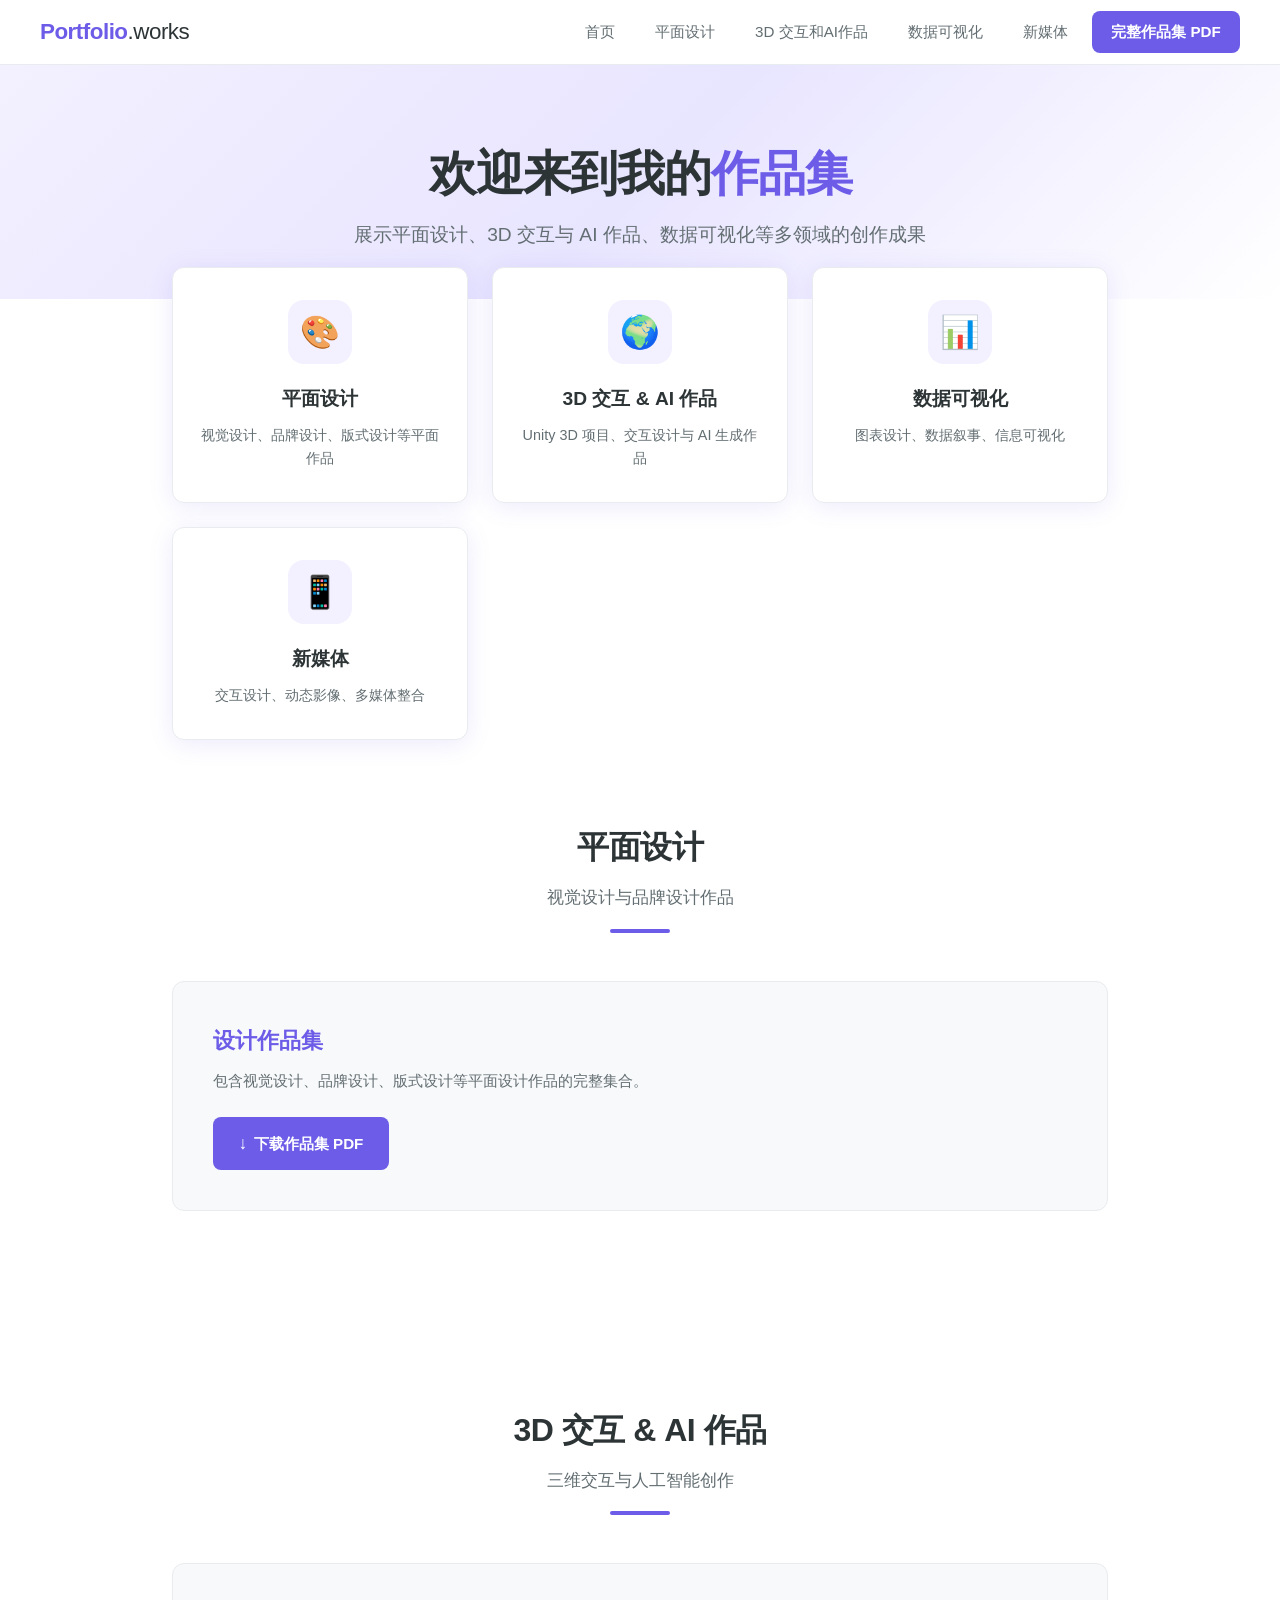
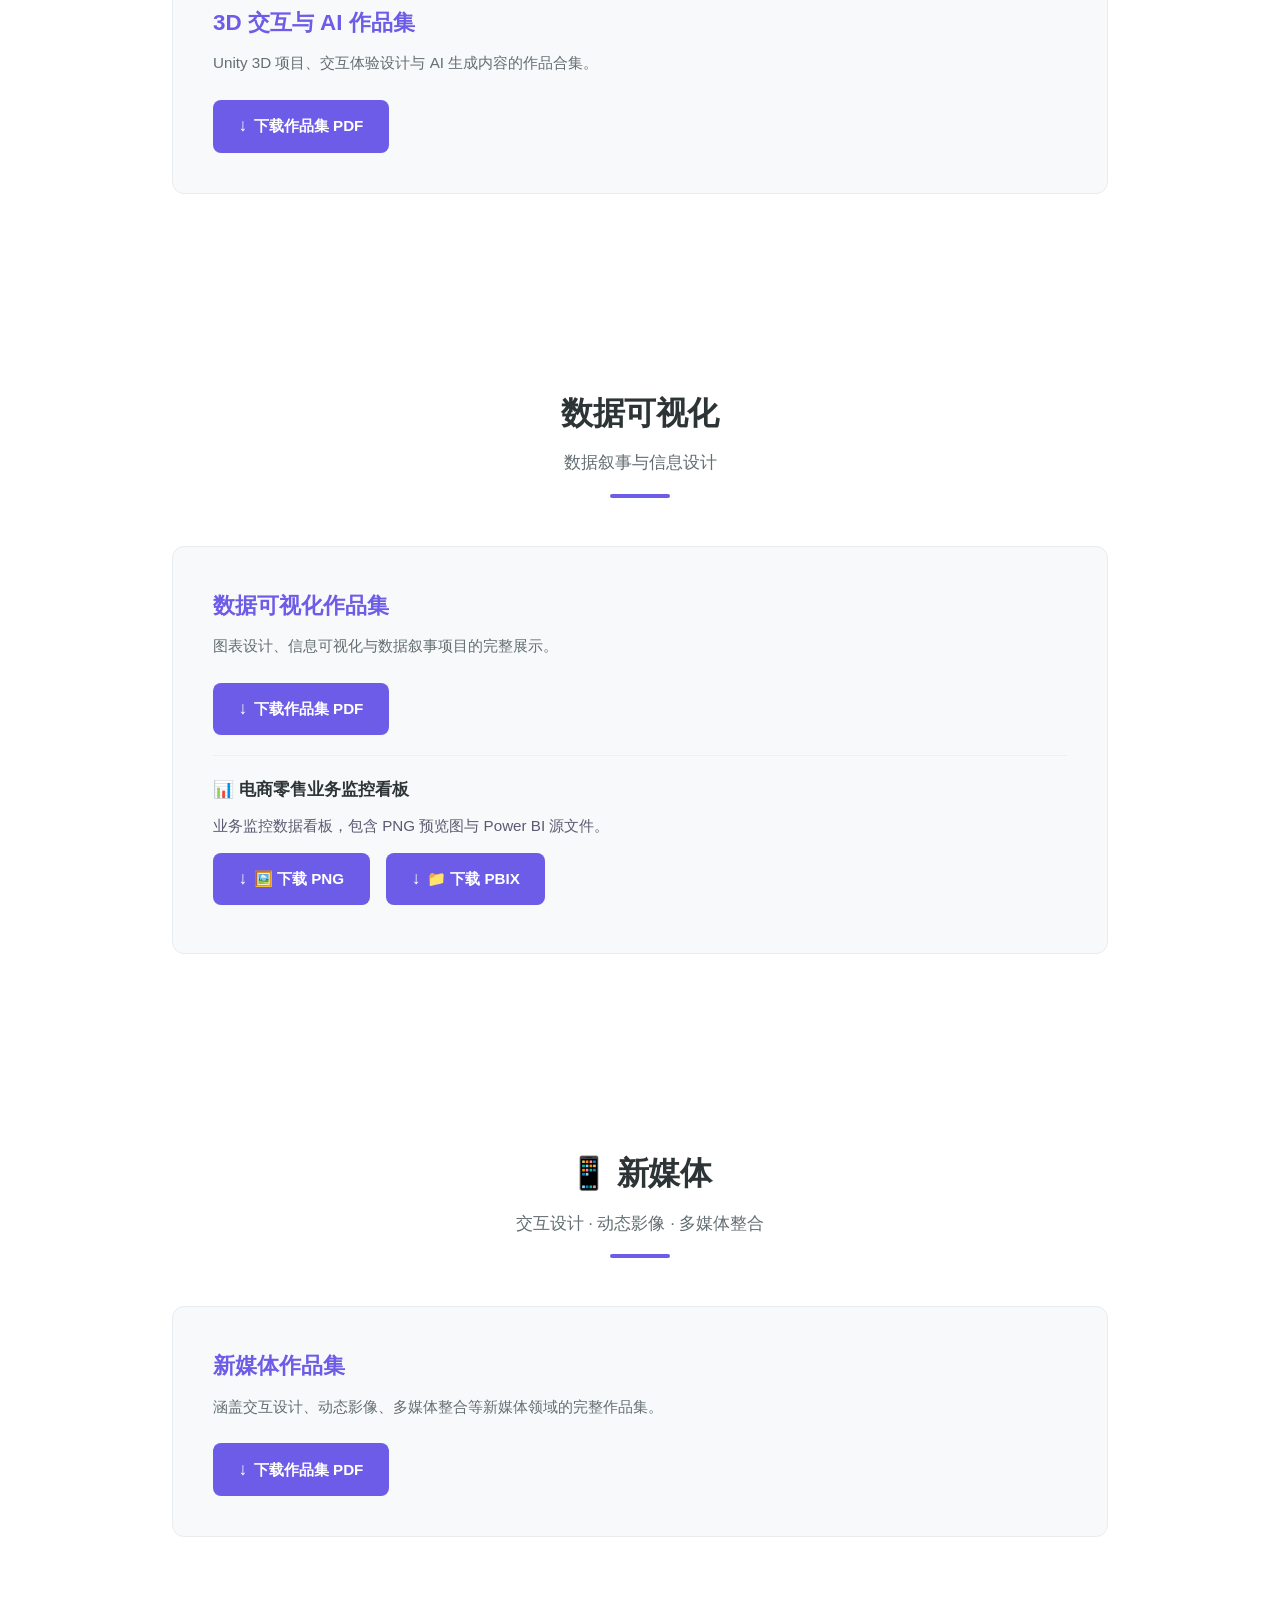
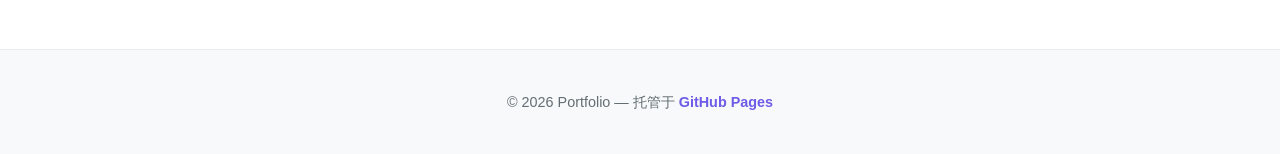
<file: index.html>
<!DOCTYPE html>
<html lang="zh-CN">
<head>
  <meta charset="UTF-8">
  <meta name="viewport" content="width=device-width, initial-scale=1.0">
  <title>个人作品集</title>
  <link rel="stylesheet" href="css/style.css">
</head>
<body>
  <!-- Navigation -->
  <nav class="navbar">
    <div class="navbar-inner">
      <a href="index.html" class="nav-brand">Portfolio<span>.works</span></a>
      <button class="nav-toggle" id="navToggle" aria-label="Toggle navigation">
        <span></span>
        <span></span>
        <span></span>
      </button>
      <ul class="nav-links" id="navLinks">
        <li><a href="index.html" class="active">首页</a></li>
        <li><a href="#design">平面设计</a></li>
        <li><a href="#3d-ai">3D 交互和AI作品</a></li>
        <li><a href="#dataviz">数据可视化</a></li>
        <!-- ===== 新增：新媒体导航入口 ===== -->
        <li><a href="#newmedia">新媒体</a></li>
        <!-- ===== 新增结束 ===== -->
        <li><a href="pdf-view.html" class="nav-pdf-link">完整作品集 PDF</a></li>
      </ul>
    </div>
  </nav>

  <!-- Hero -->
  <header class="hero">
    <h1>欢迎来到我的<span class="highlight">作品集</span></h1>
    <p>展示平面设计、3D 交互与 AI 作品、数据可视化等多领域的创作成果</p>
  </header>

  <!-- Category Cards -->
  <div class="card-grid">
    <div class="card" onclick="document.getElementById('design').scrollIntoView({behavior:'smooth'})">
      <div class="card-icon">&#x1F3A8;</div>
      <h3>平面设计</h3>
      <p>视觉设计、品牌设计、版式设计等平面作品</p>
    </div>
    <div class="card" onclick="document.getElementById('3d-ai').scrollIntoView({behavior:'smooth'})">
      <div class="card-icon">&#x1F30D;</div>
      <h3>3D 交互 &amp; AI 作品</h3>
      <p>Unity 3D 项目、交互设计与 AI 生成作品</p>
    </div>
    <div class="card" onclick="document.getElementById('dataviz').scrollIntoView({behavior:'smooth'})">
      <div class="card-icon">&#x1F4CA;</div>
      <h3>数据可视化</h3>
      <p>图表设计、数据叙事、信息可视化</p>
    </div>
    <!-- ===== 新增：新媒体卡片 ===== -->
    <div class="card" onclick="document.getElementById('newmedia').scrollIntoView({behavior:'smooth'})">
      <div class="card-icon">&#x1F4F1;</div>
      <h3>新媒体</h3>
      <p>交互设计、动态影像、多媒体整合</p>
    </div>
    <!-- ===== 新增结束 ===== -->
  </div>

  <!-- Design Section -->
  <section class="section" id="design">
    <div class="section-header">
      <h2>平面设计</h2>
      <p>视觉设计与品牌设计作品</p>
      <div class="section-divider"></div>
    </div>
    <div class="category-block">
      <h3>设计作品集</h3>
      <p class="category-desc">包含视觉设计、品牌设计、版式设计等平面设计作品的完整集合。</p>
      <a href="assets/设计.pdf" download class="btn btn-primary btn-download">下载作品集 PDF</a>
    </div>
  </section>

  <!-- 3D & AI Section -->
  <section class="section" id="3d-ai">
    <div class="section-header">
      <h2>3D 交互 &amp; AI 作品</h2>
      <p>三维交互与人工智能创作</p>
      <div class="section-divider"></div>
    </div>
    <div class="category-block">
      <h3>3D 交互与 AI 作品集</h3>
      <p class="category-desc">Unity 3D 项目、交互体验设计与 AI 生成内容的作品合集。</p>
      <a href="assets/ai_unity.pdf" download class="btn btn-primary btn-download">下载作品集 PDF</a>
    </div>
  </section>

  <!-- Data Visualization Section -->
  <section class="section" id="dataviz">
    <div class="section-header">
      <h2>数据可视化</h2>
      <p>数据叙事与信息设计</p>
      <div class="section-divider"></div>
    </div>
    <div class="category-block">
      <h3>数据可视化作品集</h3>
      <p class="category-desc">图表设计、信息可视化与数据叙事项目的完整展示。</p>
      <a href="assets/可视化.pdf" download class="btn btn-primary btn-download">下载作品集 PDF</a>

      <!-- ===== 新增：电商零售业务监控看板 ===== -->
      <div style="margin-top: 20px; padding-top: 20px; border-top: 1px solid #eef0f5;">
        <h4 style="margin-bottom: 8px; font-size: 1.05rem;">📊 电商零售业务监控看板</h4>
        <p style="color: #5a5a72; font-size: 0.95rem; margin-bottom: 14px;">
          业务监控数据看板，包含 PNG 预览图与 Power BI 源文件。
        </p>
        <a href="assets/看板.png" download class="btn btn-primary btn-download" style="margin-right: 12px; margin-bottom: 8px;">
          🖼️ 下载 PNG
        </a>
        <a href="assets/可视化看板.pbix" download class="btn btn-primary btn-download" style="margin-bottom: 8px;">
          📁 下载 PBIX
        </a>
      </div>
      <!-- ===== 新增结束 ===== -->

    </div>
  </section>

  <!-- ===== 新增：新媒体 Section ===== -->
  <section class="section" id="newmedia">
    <div class="section-header">
      <h2>📱 新媒体</h2>
      <p>交互设计 · 动态影像 · 多媒体整合</p>
      <div class="section-divider"></div>
    </div>
    <div class="category-block">
      <h3>新媒体作品集</h3>
      <p class="category-desc">涵盖交互设计、动态影像、多媒体整合等新媒体领域的完整作品集。</p>
      <a href="assets/新媒体.pdf" download class="btn btn-primary btn-download">下载作品集 PDF</a>
    </div>
  </section>
  <!-- ===== 新增结束 ===== -->

  <!-- Footer -->
  <footer class="footer">
    <p>&copy; 2026 Portfolio — 托管于 <a href="https://pages.github.com" target="_blank" rel="noopener">GitHub Pages</a></p>
  </footer>

  <script>
    // Mobile nav toggle
    document.getElementById('navToggle').addEventListener('click', function() {
      document.getElementById('navLinks').classList.toggle('open');
    });

    // Close mobile nav on link click
    document.querySelectorAll('#navLinks a').forEach(function(link) {
      link.addEventListener('click', function() {
        document.getElementById('navLinks').classList.remove('open');
      });
    });

    // Highlight current nav item on scroll
    var sections = document.querySelectorAll('.section[id]');
    var navLinks = document.querySelectorAll('.nav-links a:not(.nav-pdf-link)');
    window.addEventListener('scroll', function() {
      var current = '';
      sections.forEach(function(section) {
        var top = section.offsetTop - 100;
        if (window.scrollY >= top) {
          current = section.getAttribute('id');
        }
      });
      navLinks.forEach(function(link) {
        link.classList.remove('active');
        if (link.getAttribute('href') === '#' + current) {
          link.classList.add('active');
        }
      });
    });
  </script>
</body>
</html>
</file>
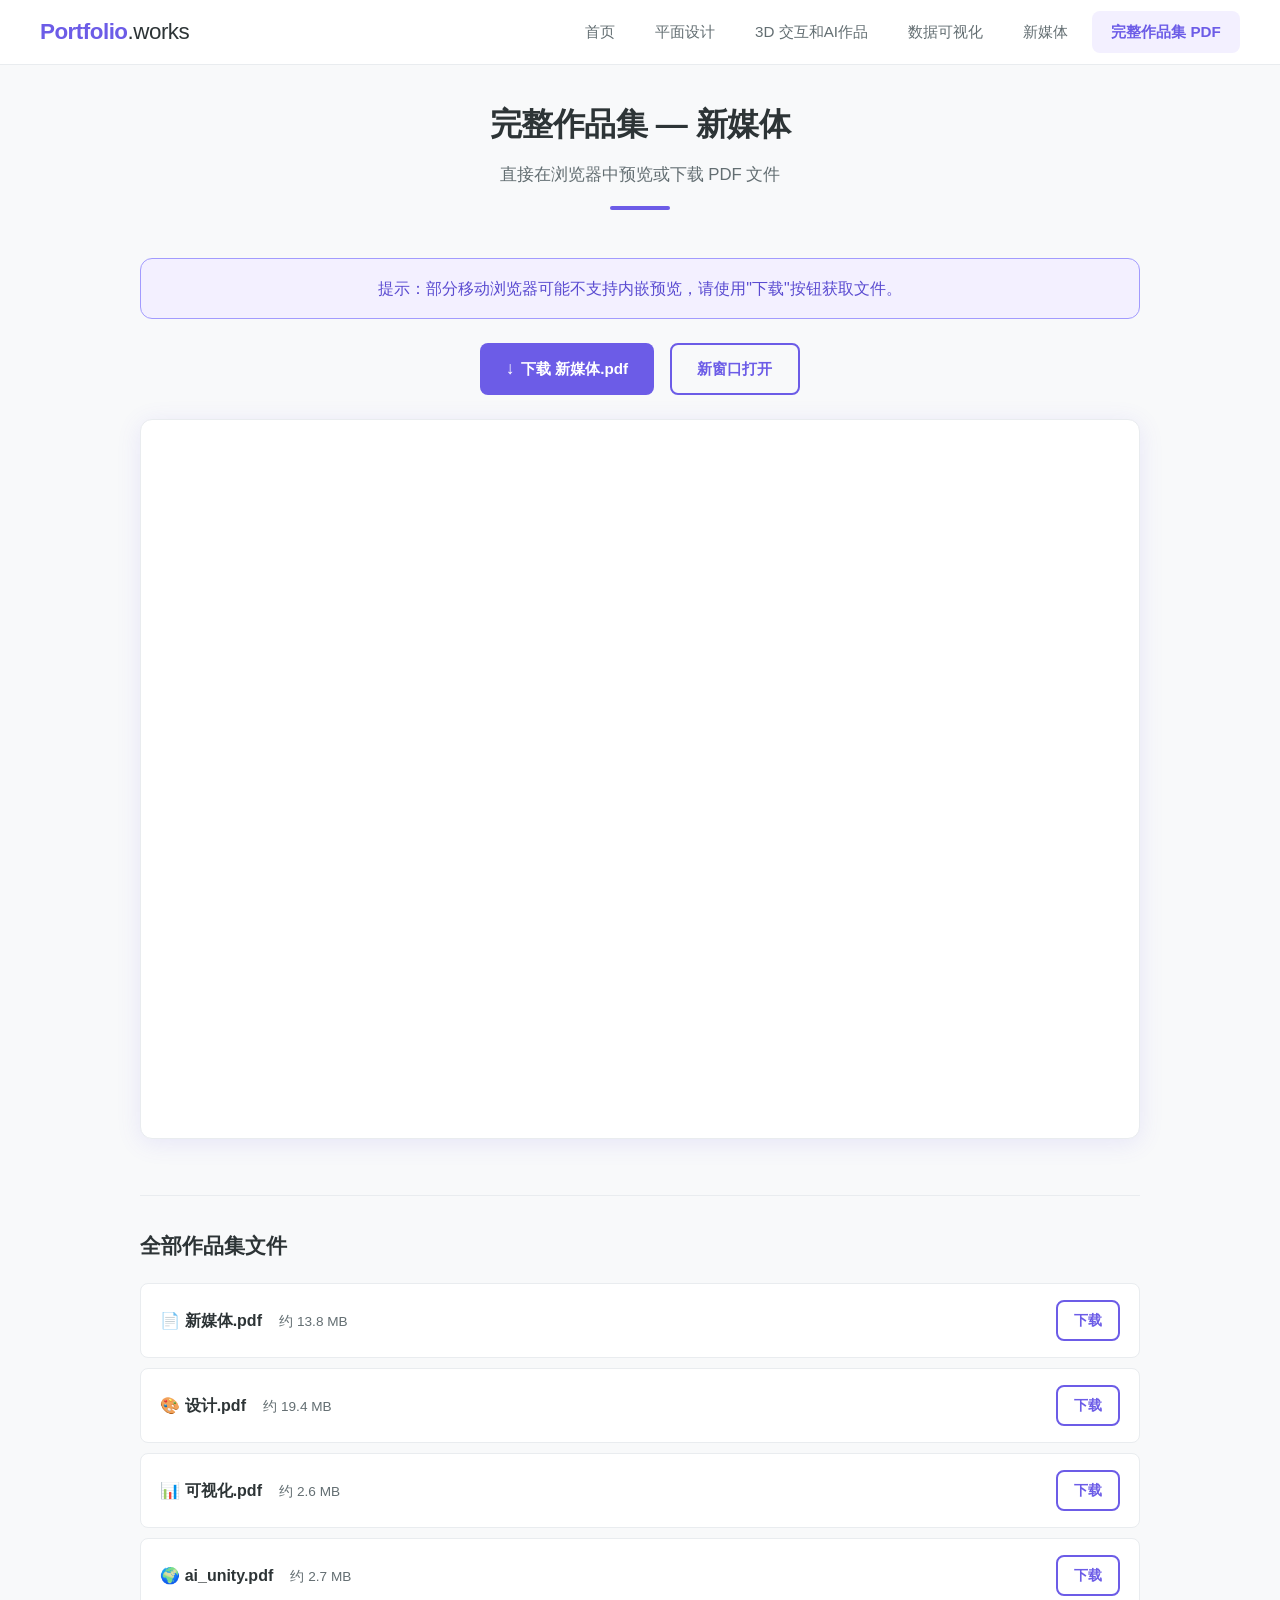
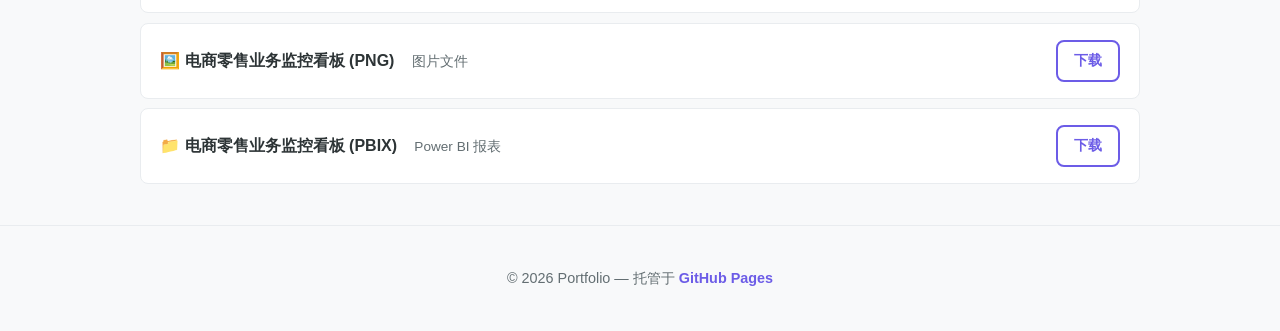
<file: pdf-view.html>
<!DOCTYPE html>
<html lang="zh-CN">
<head>
  <meta charset="UTF-8">
  <meta name="viewport" content="width=device-width, initial-scale=1.0">
  <title>完整作品集 PDF — 个人作品集</title>
  <link rel="stylesheet" href="css/style.css">
</head>
<body>
  <!-- Navigation -->
  <nav class="navbar">
    <div class="navbar-inner">
      <a href="index.html" class="nav-brand">Portfolio<span>.works</span></a>
      <button class="nav-toggle" id="navToggle" aria-label="Toggle navigation">
        <span></span>
        <span></span>
        <span></span>
      </button>
      <ul class="nav-links" id="navLinks">
        <li><a href="index.html">首页</a></li>
        <li><a href="index.html#design">平面设计</a></li>
        <li><a href="index.html#3d-ai">3D 交互和AI作品</a></li>
        <li><a href="index.html#dataviz">数据可视化</a></li>
        <li><a href="index.html#newmedia">新媒体</a></li>
        <li><a href="pdf-view.html" class="nav-pdf-link active">完整作品集 PDF</a></li>
      </ul>
    </div>
  </nav>

  <!-- PDF Viewer -->
  <main class="pdf-view-page">
    <div class="pdf-container">
      <div class="pdf-container-inner">
        <div class="section-header">
          <h2>完整作品集 — 新媒体</h2>
          <p>直接在浏览器中预览或下载 PDF 文件</p>
          <div class="section-divider"></div>
        </div>

        <div class="status-banner">
          提示：部分移动浏览器可能不支持内嵌预览，请使用"下载"按钮获取文件。
        </div>

        <div class="pdf-actions">
          <a href="assets/新媒体.pdf" download class="btn btn-primary btn-download">下载 新媒体.pdf</a>
          <a href="assets/新媒体.pdf" target="_blank" class="btn btn-outline">新窗口打开</a>
        </div>

        <!-- PDF iframe -->
        <iframe
          src="assets/新媒体.pdf#toolbar=1&navpanes=1"
          class="pdf-viewer"
          title="新媒体作品集 PDF 预览"
        ></iframe>

        <!-- All PDFs -->
        <div class="pdf-all-list">
          <h3>全部作品集文件</h3>

          <div class="pdf-file-item">
            <div>
              <span class="file-name">📄 新媒体.pdf</span>
              <span class="file-size">约 13.8 MB</span>
            </div>
            <a href="assets/新媒体.pdf" download class="btn btn-outline">下载</a>
          </div>

          <div class="pdf-file-item">
            <div>
              <span class="file-name">🎨 设计.pdf</span>
              <span class="file-size">约 19.4 MB</span>
            </div>
            <a href="assets/设计.pdf" download class="btn btn-outline">下载</a>
          </div>

          <div class="pdf-file-item">
            <div>
              <span class="file-name">📊 可视化.pdf</span>
              <span class="file-size">约 2.6 MB</span>
            </div>
            <a href="assets/可视化.pdf" download class="btn btn-outline">下载</a>
          </div>

          <div class="pdf-file-item">
            <div>
              <span class="file-name">🌍 ai_unity.pdf</span>
              <span class="file-size">约 2.7 MB</span>
            </div>
            <a href="assets/ai_unity.pdf" download class="btn btn-outline">下载</a>
          </div>

          <!-- ===== 以下为本次新增 ===== -->
          <div class="pdf-file-item">
            <div>
              <span class="file-name">🖼️ 电商零售业务监控看板 (PNG)</span>
              <span class="file-size">图片文件</span>
            </div>
            <a href="assets/看板.png" download class="btn btn-outline">下载</a>
          </div>

          <div class="pdf-file-item">
            <div>
              <span class="file-name">📁 电商零售业务监控看板 (PBIX)</span>
              <span class="file-size">Power BI 报表</span>
            </div>
            <a href="assets/可视化看板.pbix" download class="btn btn-outline">下载</a>
          </div>
          <!-- ===== 新增结束 ===== -->

        </div>
      </div>
    </div>
  </main>

  <!-- Footer -->
  <footer class="footer">
    <p>&copy; 2026 Portfolio — 托管于 <a href="https://pages.github.com" target="_blank" rel="noopener">GitHub Pages</a></p>
  </footer>

  <script>
    // Mobile nav toggle
    document.getElementById('navToggle').addEventListener('click', function() {
      document.getElementById('navLinks').classList.toggle('open');
    });

    // Close mobile nav on link click
    document.querySelectorAll('#navLinks a').forEach(function(link) {
      link.addEventListener('click', function() {
        document.getElementById('navLinks').classList.remove('open');
      });
    });
  </script>
</body>
</html>
</file>
<file: css/style.css>
/* ===== Reset & Base ===== */
*, *::before, *::after {
  margin: 0;
  padding: 0;
  box-sizing: border-box;
}

:root {
  --primary: #6c5ce7;
  --primary-light: #a29bfe;
  --primary-dark: #5a4bd1;
  --primary-bg: #f3f0ff;
  --text: #2d3436;
  --text-light: #636e72;
  --bg: #ffffff;
  --bg-alt: #f8f9fa;
  --border: #e9ecef;
  --shadow: 0 4px 24px rgba(108, 92, 231, 0.12);
  --shadow-hover: 0 8px 32px rgba(108, 92, 231, 0.22);
  --radius: 12px;
  --radius-sm: 8px;
  --transition: 0.3s cubic-bezier(0.4, 0, 0.2, 1);
}

html {
  scroll-behavior: smooth;
  font-size: 16px;
}

body {
  font-family: -apple-system, BlinkMacSystemFont, "Segoe UI", "PingFang SC", "Hiragino Sans GB", "Microsoft YaHei", "Helvetica Neue", Arial, sans-serif;
  color: var(--text);
  background: var(--bg);
  line-height: 1.7;
  -webkit-font-smoothing: antialiased;
}

a {
  color: var(--primary);
  text-decoration: none;
  transition: var(--transition);
}

a:hover {
  color: var(--primary-dark);
}

img {
  max-width: 100%;
  display: block;
}

/* ===== Navigation ===== */
.navbar {
  position: sticky;
  top: 0;
  z-index: 1000;
  background: rgba(255, 255, 255, 0.92);
  backdrop-filter: blur(20px);
  -webkit-backdrop-filter: blur(20px);
  border-bottom: 1px solid var(--border);
  padding: 0 2rem;
}

.navbar-inner {
  max-width: 1200px;
  margin: 0 auto;
  display: flex;
  align-items: center;
  justify-content: space-between;
  height: 64px;
}

.nav-brand {
  font-size: 1.4rem;
  font-weight: 700;
  color: var(--primary);
  letter-spacing: -0.5px;
}

.nav-brand span {
  color: var(--text);
  font-weight: 400;
}

.nav-links {
  display: flex;
  list-style: none;
  gap: 0.5rem;
  align-items: center;
}

.nav-links a {
  display: inline-block;
  padding: 0.5rem 1rem;
  border-radius: var(--radius-sm);
  color: var(--text-light);
  font-size: 0.95rem;
  font-weight: 500;
  transition: var(--transition);
}

.nav-links a:hover,
.nav-links a.active {
  color: var(--primary);
  background: var(--primary-bg);
}

.nav-links .nav-pdf-link {
  background: var(--primary);
  color: #fff;
  padding: 0.5rem 1.2rem;
  border-radius: var(--radius-sm);
  font-weight: 600;
}

.nav-links .nav-pdf-link:hover {
  background: var(--primary-dark);
  color: #fff;
}

/* Mobile nav toggle */
.nav-toggle {
  display: none;
  flex-direction: column;
  gap: 5px;
  cursor: pointer;
  background: none;
  border: none;
  padding: 4px;
}

.nav-toggle span {
  display: block;
  width: 24px;
  height: 2px;
  background: var(--text);
  border-radius: 2px;
  transition: var(--transition);
}

/* ===== Hero Section ===== */
.hero {
  text-align: center;
  padding: 5rem 2rem 3rem;
  background: linear-gradient(135deg, var(--primary-bg) 0%, #e8e5ff 50%, var(--bg) 100%);
}

.hero h1 {
  font-size: 3rem;
  font-weight: 800;
  color: var(--text);
  margin-bottom: 1rem;
  letter-spacing: -1px;
  line-height: 1.2;
}

.hero h1 .highlight {
  color: var(--primary);
}

.hero p {
  font-size: 1.2rem;
  color: var(--text-light);
  max-width: 600px;
  margin: 0 auto;
}

/* ===== Card Grid ===== */
.card-grid {
  display: grid;
  grid-template-columns: repeat(3, 1fr);
  gap: 1.5rem;
  max-width: 1000px;
  margin: -2rem auto 0;
  padding: 0 2rem;
  position: relative;
  z-index: 2;
}

.card {
  background: var(--bg);
  border: 1px solid var(--border);
  border-radius: var(--radius);
  padding: 2rem 1.5rem;
  text-align: center;
  cursor: pointer;
  transition: var(--transition);
  box-shadow: var(--shadow);
}

.card:hover {
  transform: translateY(-4px);
  box-shadow: var(--shadow-hover);
  border-color: var(--primary-light);
}

.card-icon {
  width: 64px;
  height: 64px;
  margin: 0 auto 1.2rem;
  background: var(--primary-bg);
  border-radius: 16px;
  display: flex;
  align-items: center;
  justify-content: center;
  font-size: 2rem;
}

.card h3 {
  font-size: 1.2rem;
  font-weight: 700;
  color: var(--text);
  margin-bottom: 0.5rem;
}

.card p {
  font-size: 0.9rem;
  color: var(--text-light);
  line-height: 1.6;
}

/* ===== Section ===== */
.section {
  max-width: 1000px;
  margin: 0 auto;
  padding: 5rem 2rem;
}

.section-header {
  text-align: center;
  margin-bottom: 3rem;
}

.section-header h2 {
  font-size: 2rem;
  font-weight: 700;
  color: var(--text);
  margin-bottom: 0.6rem;
  letter-spacing: -0.5px;
}

.section-header p {
  color: var(--text-light);
  font-size: 1.05rem;
}

.section-divider {
  width: 60px;
  height: 4px;
  background: var(--primary);
  border-radius: 2px;
  margin: 1rem auto 0;
}

/* ===== Category Block ===== */
.category-block {
  background: var(--bg-alt);
  border: 1px solid var(--border);
  border-radius: var(--radius);
  padding: 2.5rem;
  margin-bottom: 2rem;
  transition: var(--transition);
}

.category-block:hover {
  border-color: var(--primary-light);
  box-shadow: var(--shadow);
}

.category-block h3 {
  font-size: 1.4rem;
  font-weight: 700;
  color: var(--primary);
  margin-bottom: 0.5rem;
}

.category-block .category-desc {
  color: var(--text-light);
  margin-bottom: 1.5rem;
  font-size: 0.95rem;
}

/* ===== Buttons ===== */
.btn {
  display: inline-flex;
  align-items: center;
  gap: 0.4rem;
  padding: 0.7rem 1.6rem;
  border-radius: var(--radius-sm);
  font-size: 0.95rem;
  font-weight: 600;
  cursor: pointer;
  transition: var(--transition);
  border: none;
  text-decoration: none;
}

.btn-primary {
  background: var(--primary);
  color: #fff;
}

.btn-primary:hover {
  background: var(--primary-dark);
  color: #fff;
  transform: translateY(-1px);
  box-shadow: 0 4px 12px rgba(108, 92, 231, 0.35);
}

.btn-outline {
  background: transparent;
  color: var(--primary);
  border: 2px solid var(--primary);
}

.btn-outline:hover {
  background: var(--primary);
  color: #fff;
}

.btn-download::before {
  content: "\2193";
  font-size: 1.1rem;
}

/* ===== PDF View Page ===== */
.pdf-view-page {
  min-height: 100vh;
  display: flex;
  flex-direction: column;
}

.pdf-container {
  flex: 1;
  padding: 2rem;
  background: var(--bg-alt);
}

.pdf-container-inner {
  max-width: 1000px;
  margin: 0 auto;
}

.pdf-viewer {
  width: 100%;
  height: 80vh;
  border: 1px solid var(--border);
  border-radius: var(--radius);
  background: #fff;
  box-shadow: var(--shadow);
}

.pdf-actions {
  display: flex;
  gap: 1rem;
  justify-content: center;
  margin: 1.5rem 0;
  flex-wrap: wrap;
}

.pdf-all-list {
  margin-top: 3rem;
  padding-top: 2rem;
  border-top: 1px solid var(--border);
}

.pdf-all-list h3 {
  font-size: 1.3rem;
  font-weight: 700;
  margin-bottom: 1.2rem;
  color: var(--text);
}

.pdf-file-item {
  display: flex;
  align-items: center;
  justify-content: space-between;
  padding: 1rem 1.2rem;
  background: var(--bg);
  border: 1px solid var(--border);
  border-radius: var(--radius-sm);
  margin-bottom: 0.6rem;
  transition: var(--transition);
}

.pdf-file-item:hover {
  border-color: var(--primary-light);
  background: var(--primary-bg);
}

.pdf-file-item .file-name {
  font-weight: 600;
  color: var(--text);
}

.pdf-file-item .file-size {
  color: var(--text-light);
  font-size: 0.85rem;
  margin-left: 0.8rem;
}

.pdf-file-item .btn {
  font-size: 0.85rem;
  padding: 0.45rem 1rem;
}

/* ===== Status Banner ===== */
.status-banner {
  background: var(--primary-bg);
  border: 1px solid var(--primary-light);
  border-radius: var(--radius);
  padding: 1rem 1.5rem;
  margin-bottom: 1.5rem;
  text-align: center;
  color: var(--primary-dark);
  font-weight: 500;
}

/* ===== Footer ===== */
.footer {
  text-align: center;
  padding: 2.5rem 2rem;
  background: var(--bg-alt);
  border-top: 1px solid var(--border);
  color: var(--text-light);
  font-size: 0.9rem;
}

.footer a {
  color: var(--primary);
  font-weight: 600;
}

/* ===== Utility ===== */
.text-center { text-align: center; }
.mt-1 { margin-top: 1rem; }
.mt-2 { margin-top: 2rem; }
.mt-3 { margin-top: 3rem; }
.mb-1 { margin-bottom: 1rem; }
.mb-2 { margin-bottom: 2rem; }
.mb-3 { margin-bottom: 3rem; }

/* ===== Responsive ===== */
@media (max-width: 768px) {
  .hero h1 { font-size: 2rem; }
  .hero p { font-size: 1rem; }

  .card-grid {
    grid-template-columns: 1fr;
    margin-top: 1rem;
    padding: 0 1rem;
  }

  .section {
    padding: 3rem 1rem;
  }

  .category-block {
    padding: 1.5rem;
  }

  .nav-toggle {
    display: flex;
  }

  .nav-links {
    display: none;
    position: absolute;
    top: 64px;
    left: 0;
    right: 0;
    background: rgba(255, 255, 255, 0.98);
    backdrop-filter: blur(20px);
    flex-direction: column;
    padding: 1rem 2rem 1.5rem;
    border-bottom: 1px solid var(--border);
    gap: 0.25rem;
  }

  .nav-links.open {
    display: flex;
  }

  .nav-links a {
    width: 100%;
  }

  .pdf-container {
    padding: 1rem;
  }

  .pdf-viewer {
    height: 60vh;
  }
}

@media (max-width: 480px) {
  .navbar { padding: 0 1rem; }
  .hero { padding: 3rem 1rem 2rem; }
  .hero h1 { font-size: 1.6rem; }
  .section-header h2 { font-size: 1.5rem; }
}
</file>
